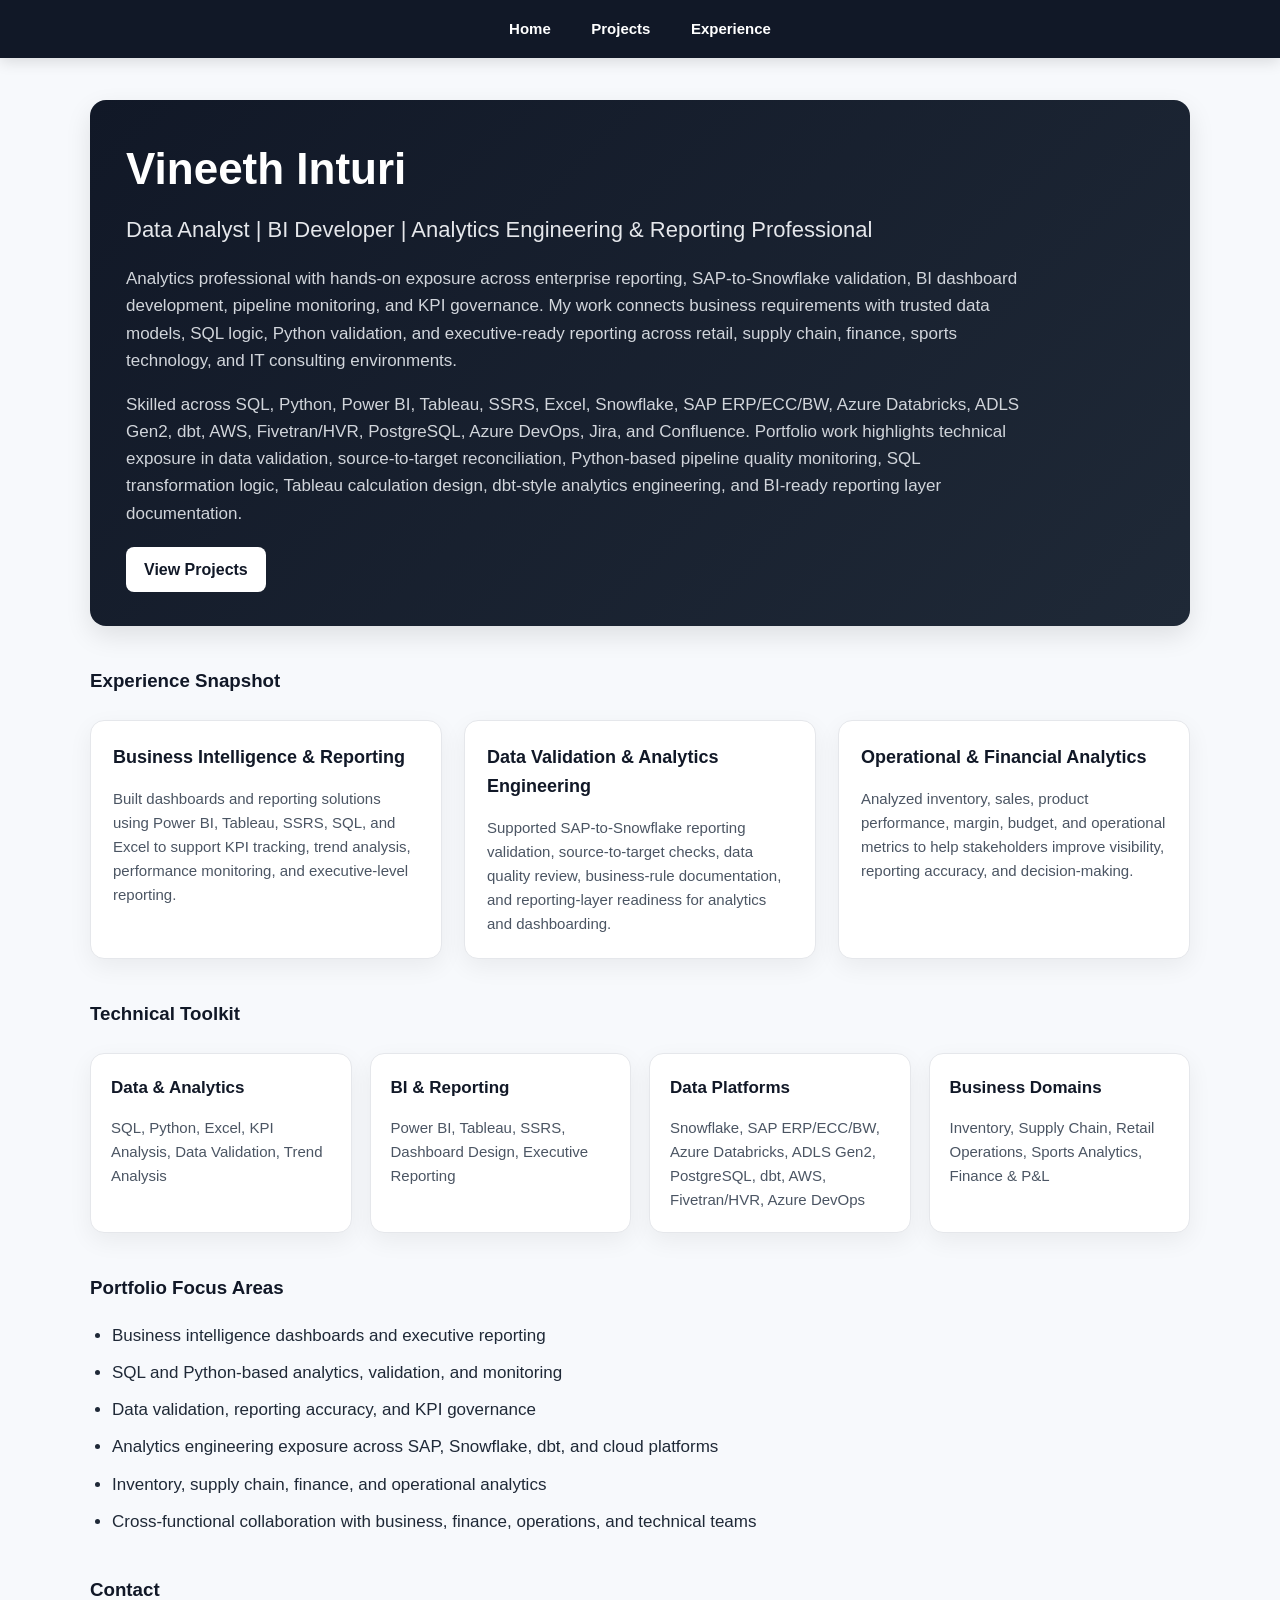
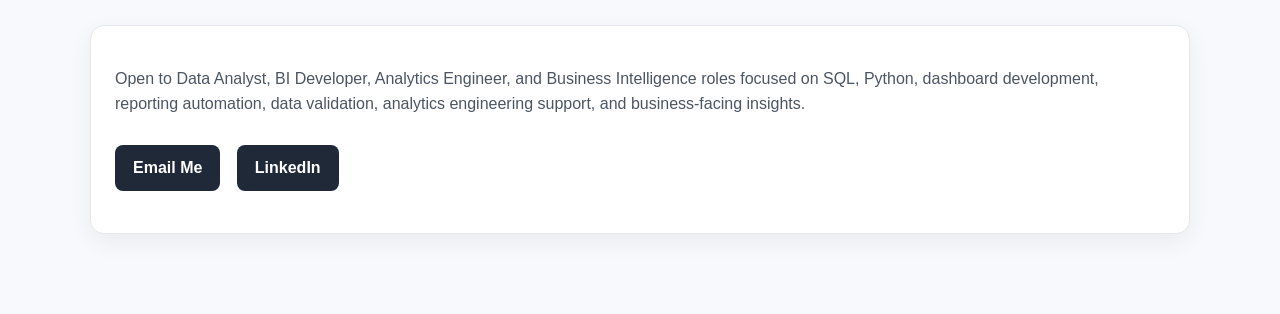
<file: index.html>
<!DOCTYPE html>
<html lang="en">
<head>
  <meta charset="UTF-8" />
  <meta name="viewport" content="width=device-width, initial-scale=1.0" />

  <title>Vineeth Inturi | Data Analyst Portfolio</title>

  <link rel="stylesheet" href="style.css">

  <!-- Google Analytics Tracking Code -->
  <script async src="https://www.googletagmanager.com/gtag/js?id=G-FMKCYR0DQS"></script>
  <script>
    window.dataLayer = window.dataLayer || [];
    function gtag(){dataLayer.push(arguments);}
    gtag('js', new Date());

    gtag('config', 'G-FMKCYR0DQS');
  </script>
</head>

<body>
  <nav>
    <a href="index.html">Home</a>
    <a href="projects.html">Projects</a>
    <a href="experience.html">Experience</a>
    </a>
  </nav>

  <main>
    <section class="hero">
      <h1>Vineeth Inturi</h1>

      <h2>Data Analyst | BI Developer | Analytics Engineering & Reporting Professional</h2>

      <p>
        Analytics professional with hands-on exposure across enterprise reporting, SAP-to-Snowflake
        validation, BI dashboard development, pipeline monitoring, and KPI governance. My work
        connects business requirements with trusted data models, SQL logic, Python validation,
        and executive-ready reporting across retail, supply chain, finance, sports technology,
        and IT consulting environments.
      </p>

      <p>
        Skilled across SQL, Python, Power BI, Tableau, SSRS, Excel, Snowflake, SAP ERP/ECC/BW,
        Azure Databricks, ADLS Gen2, dbt, AWS, Fivetran/HVR, PostgreSQL, Azure DevOps,
        Jira, and Confluence. Portfolio work highlights technical exposure in data
        validation, source-to-target reconciliation, Python-based pipeline quality monitoring,
        SQL transformation logic, Tableau calculation design, dbt-style analytics engineering,
        and BI-ready reporting layer documentation.
      </p>

      <div class="hero-buttons">
        <a href="projects.html"
           onclick="gtag('event', 'view_projects_click', {
             event_category: 'engagement',
             event_label: 'View Projects Button from Home Page'
           });">
           View Projects
        </a>
      </div>
    </section>

    <h3>Experience Snapshot</h3>

    <div class="experience-grid">
      <div class="experience-card">
        <h4>Business Intelligence & Reporting</h4>
        <p>
          Built dashboards and reporting solutions using Power BI, Tableau, SSRS,
          SQL, and Excel to support KPI tracking, trend analysis, performance
          monitoring, and executive-level reporting.
        </p>
      </div>

      <div class="experience-card">
        <h4>Data Validation & Analytics Engineering</h4>
        <p>
          Supported SAP-to-Snowflake reporting validation, source-to-target checks,
          data quality review, business-rule documentation, and reporting-layer
          readiness for analytics and dashboarding.
        </p>
      </div>

      <div class="experience-card">
        <h4>Operational & Financial Analytics</h4>
        <p>
          Analyzed inventory, sales, product performance, margin, budget, and
          operational metrics to help stakeholders improve visibility,
          reporting accuracy, and decision-making.
        </p>
      </div>
    </div>

    <h3>Technical Toolkit</h3>

    <div class="skills-grid">
      <div class="skill-card">
        <h4>Data & Analytics</h4>
        <p>SQL, Python, Excel, KPI Analysis, Data Validation, Trend Analysis</p>
      </div>

      <div class="skill-card">
        <h4>BI & Reporting</h4>
        <p>Power BI, Tableau, SSRS, Dashboard Design, Executive Reporting</p>
      </div>

      <div class="skill-card">
        <h4>Data Platforms</h4>
        <p>Snowflake, SAP ERP/ECC/BW, Azure Databricks, ADLS Gen2, PostgreSQL, dbt, AWS, Fivetran/HVR, Azure DevOps</p>
      </div>

      <div class="skill-card">
        <h4>Business Domains</h4>
        <p>Inventory, Supply Chain, Retail Operations, Sports Analytics, Finance &amp; P&amp;L</p>
      </div>
    </div>

    <h3 id="focus">Portfolio Focus Areas</h3>

    <ul>
      <li>Business intelligence dashboards and executive reporting</li>
      <li>SQL and Python-based analytics, validation, and monitoring</li>
      <li>Data validation, reporting accuracy, and KPI governance</li>
      <li>Analytics engineering exposure across SAP, Snowflake, dbt, and cloud platforms</li>
      <li>Inventory, supply chain, finance, and operational analytics</li>
      <li>Cross-functional collaboration with business, finance, operations, and technical teams</li>
    </ul>

    <h3>Contact</h3>

    <div class="contact-card">
      <p>
        Open to Data Analyst, BI Developer, Analytics Engineer, and Business Intelligence
        roles focused on SQL, Python, dashboard development, reporting automation,
        data validation, analytics engineering support, and business-facing insights.
      </p>

      <p>
        <a href="mailto:vineeinturi98@gmail.com"
           onclick="gtag('event', 'email_click', {
             event_category: 'contact',
             event_label: 'Email Me from Home Page'
           });">
           Email Me
        </a>

        <a href="https://www.linkedin.com/in/vineeth99"
           target="_blank"
           onclick="gtag('event', 'linkedin_click', {
             event_category: 'contact',
             event_label: 'LinkedIn from Home Page'
           });">
           LinkedIn
        </a>
      </p>
    </div>
  </main>
</body>
</html>
</file>
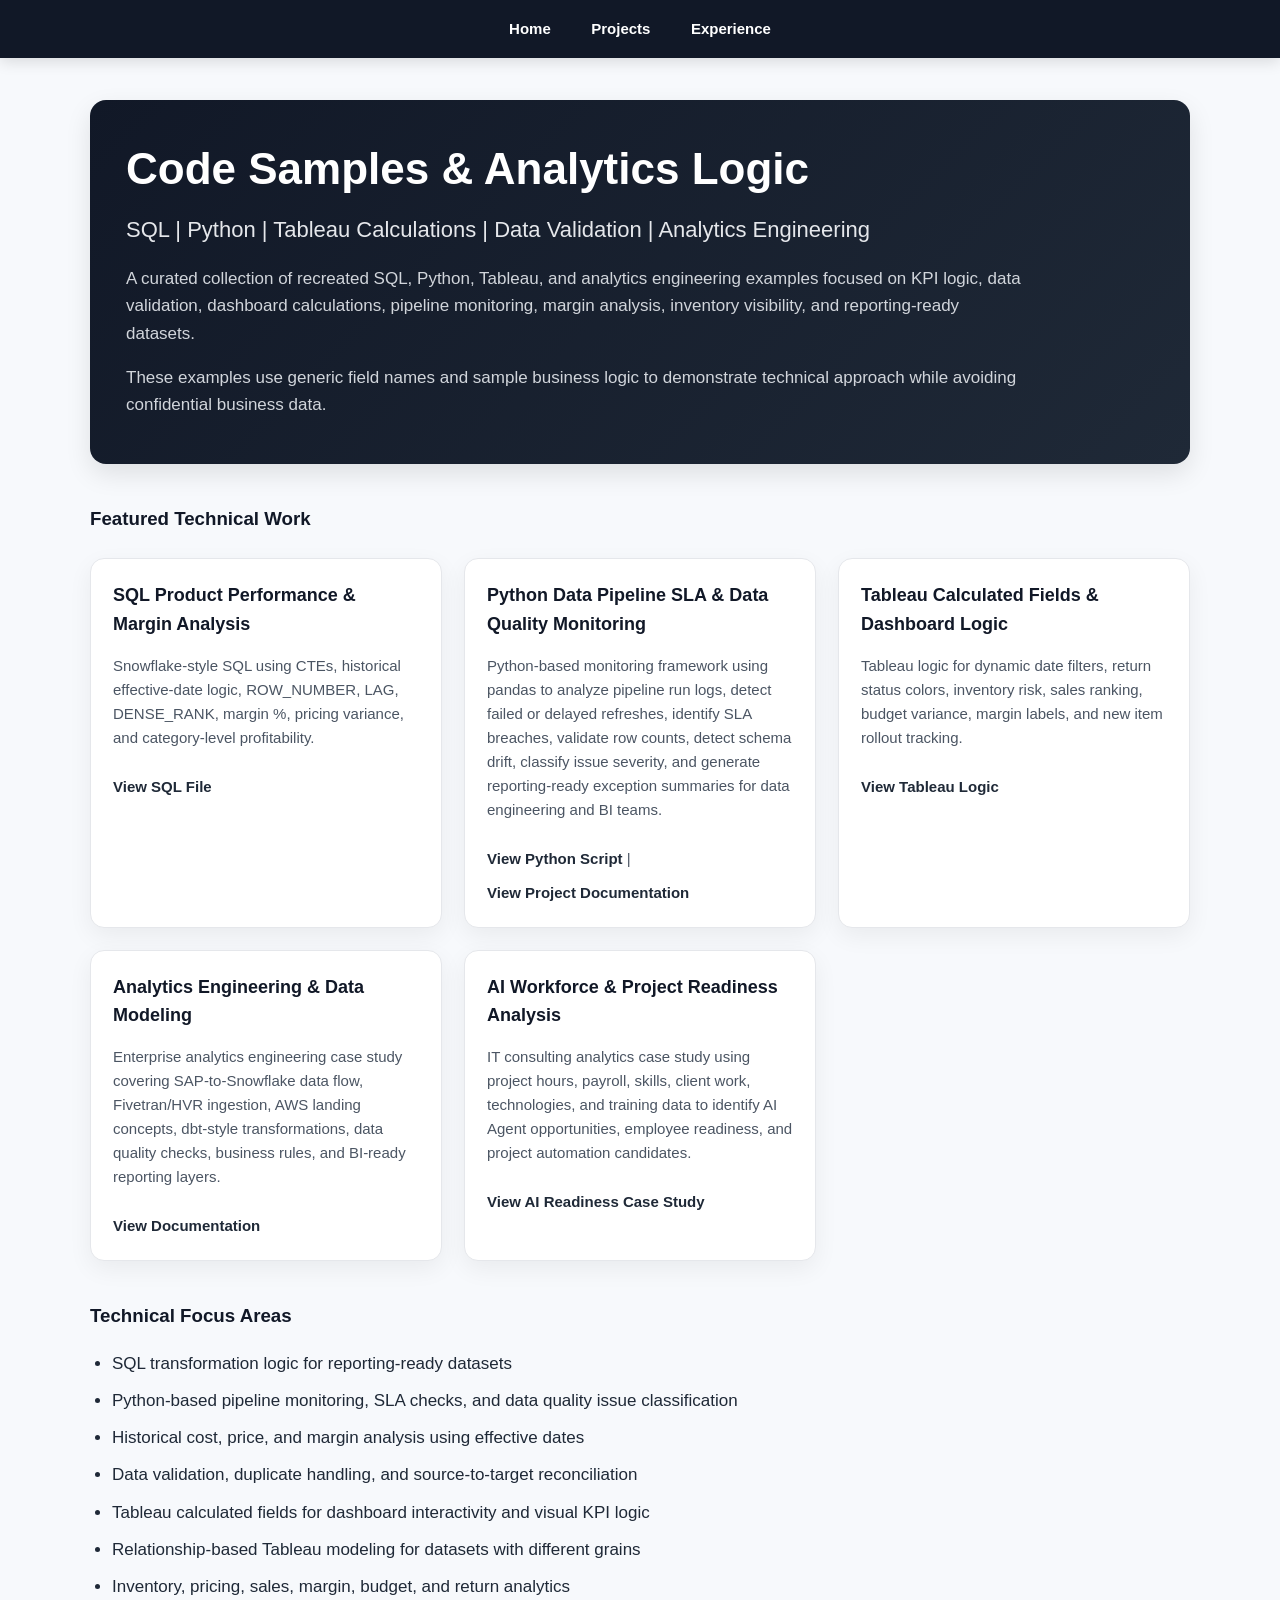
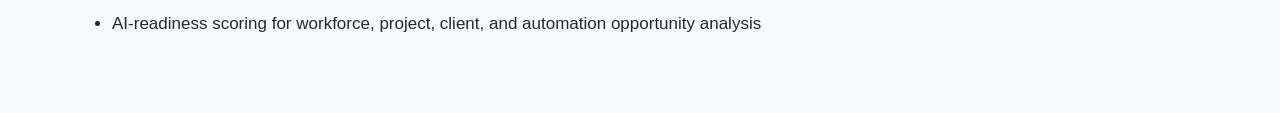
<file: code-samples.html>
<!DOCTYPE html>
<html lang="en">
<head>
  <meta charset="UTF-8" />
  <meta name="viewport" content="width=device-width, initial-scale=1.0" />

  <title>Code Samples | Vineeth Inturi</title>

  <link rel="stylesheet" href="style.css">
</head>

<body>
  <nav>
    <a href="index.html">Home</a>
    <a href="projects.html">Projects</a>
    <a href="experience.html">Experience</a>
     </nav>

  <main>
    <section class="hero">
      <h1>Code Samples & Analytics Logic</h1>

      <h2>SQL | Python | Tableau Calculations | Data Validation | Analytics Engineering</h2>

      <p>
        A curated collection of recreated SQL, Python, Tableau, and analytics engineering examples
        focused on KPI logic, data validation, dashboard calculations, pipeline monitoring,
        margin analysis, inventory visibility, and reporting-ready datasets.
      </p>

      <p>
        These examples use generic field names and sample business logic to demonstrate
        technical approach while avoiding confidential business data.
      </p>
    </section>

    <h3>Featured Technical Work</h3>

    <div class="experience-grid">
      <div class="experience-card">
        <h4>SQL Product Performance & Margin Analysis</h4>
        <p>
          Snowflake-style SQL using CTEs, historical effective-date logic, ROW_NUMBER,
          LAG, DENSE_RANK, margin %, pricing variance, and category-level profitability.
        </p>
        <p>
          <a href="https://github.com/InturiVineeth/vineethinturi.github.io/blob/main/SQL-Analytics/product_performance_margin_analysis.sql" target="_blank">
            View SQL File
          </a>
        </p>
      </div>

      <div class="experience-card">
        <h4>Python Data Pipeline SLA & Data Quality Monitoring</h4>
        <p>
          Python-based monitoring framework using pandas to analyze pipeline run logs,
          detect failed or delayed refreshes, identify SLA breaches, validate row counts,
          detect schema drift, classify issue severity, and generate reporting-ready
          exception summaries for data engineering and BI teams.
        </p>
        <p>
          <a href="https://github.com/InturiVineeth/vineethinturi.github.io/blob/main/Python-Analytics/pipeline_sla_quality_monitoring_framework.py" target="_blank">
            View Python Script
          </a>
          |
          <a href="https://github.com/InturiVineeth/vineethinturi.github.io/blob/main/Python-Analytics/pipeline_validation_data_quality_monitoring_framework.md" target="_blank">
            View Project Documentation
          </a>
        </p>
      </div>

      <div class="experience-card">
        <h4>Tableau Calculated Fields & Dashboard Logic</h4>
        <p>
          Tableau logic for dynamic date filters, return status colors, inventory risk,
          sales ranking, budget variance, margin labels, and new item rollout tracking.
        </p>
        <p>
          <a href="https://github.com/InturiVineeth/vineethinturi.github.io/blob/main/Analytics-Engineering/tableau_reporting_modeling_approach.md" target="_blank">
            View Tableau Logic
          </a>
        </p>
      </div>

      <div class="experience-card">
        <h4>Analytics Engineering & Data Modeling</h4>
        <p>
          Enterprise analytics engineering case study covering SAP-to-Snowflake data flow,
          Fivetran/HVR ingestion, AWS landing concepts, dbt-style transformations,
          data quality checks, business rules, and BI-ready reporting layers.
        </p>
        <p>
          <a href="https://github.com/InturiVineeth/vineethinturi.github.io/blob/main/Analytics-Engineering/enterprise_sap_snowflake_analytics_engineering_framework.md" target="_blank">
            View Documentation
          </a>
        </p>
      </div>

      <div class="experience-card">
        <h4>AI Workforce & Project Readiness Analysis</h4>
        <p>
          IT consulting analytics case study using project hours, payroll, skills,
          client work, technologies, and training data to identify AI Agent opportunities,
          employee readiness, and project automation candidates.
        </p>
        <p>
          <a href="https://github.com/InturiVineeth/vineethinturi.github.io/blob/main/Analytics-Engineering/ai_workforce_project_readiness_analysis.md" target="_blank">
            View AI Readiness Case Study
          </a>
        </p>
      </div>
    </div>

    <h3>Technical Focus Areas</h3>

    <ul>
      <li>SQL transformation logic for reporting-ready datasets</li>
      <li>Python-based pipeline monitoring, SLA checks, and data quality issue classification</li>
      <li>Historical cost, price, and margin analysis using effective dates</li>
      <li>Data validation, duplicate handling, and source-to-target reconciliation</li>
      <li>Tableau calculated fields for dashboard interactivity and visual KPI logic</li>
      <li>Relationship-based Tableau modeling for datasets with different grains</li>
      <li>Inventory, pricing, sales, margin, budget, and return analytics</li>
      <li>AI-readiness scoring for workforce, project, client, and automation opportunity analysis</li>
    </ul>
  </main>
</body>
</html>
</file>
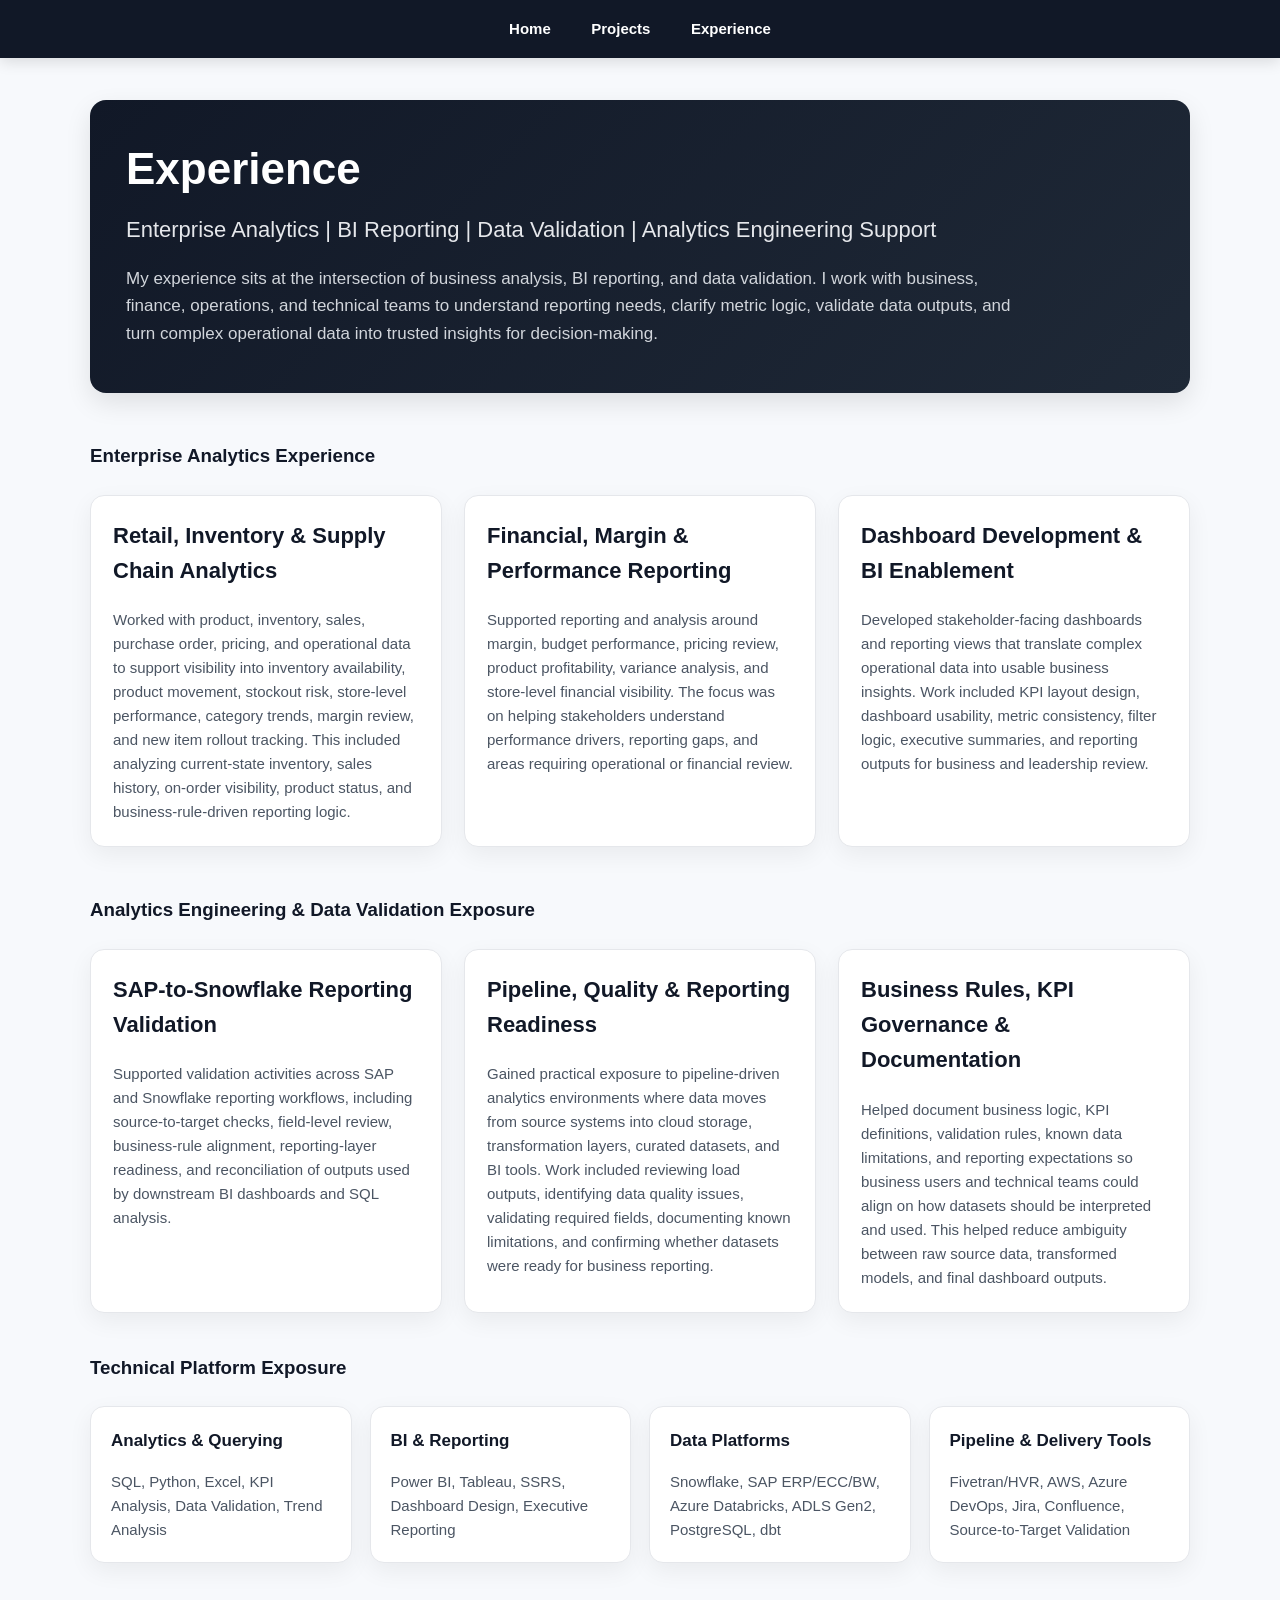
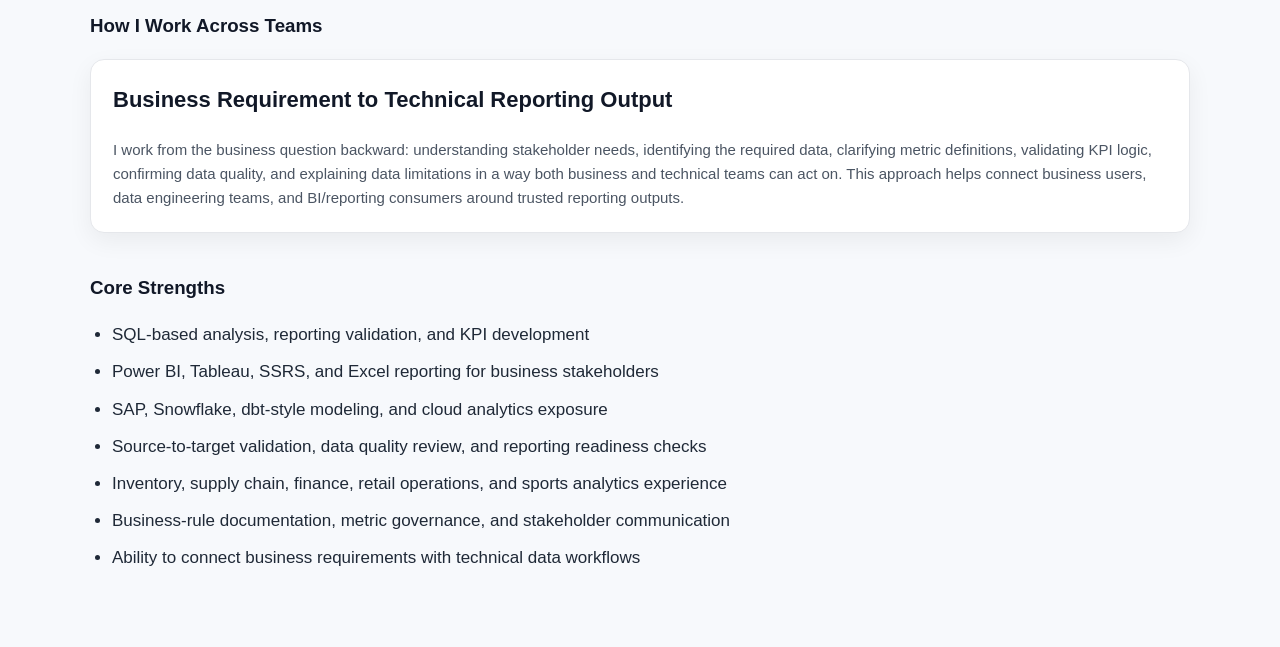
<file: experience.html>
<!DOCTYPE html>
<html lang="en">
<head>
  <meta charset="UTF-8" />
  <meta name="viewport" content="width=device-width, initial-scale=1.0" />

  <title>Experience | Vineeth Inturi</title>

  <link rel="stylesheet" href="style.css">

  <!-- Google Analytics Tracking Code -->
  <script async src="https://www.googletagmanager.com/gtag/js?id=G-FMKCYR0DQS"></script>
  <script>
    window.dataLayer = window.dataLayer || [];
    function gtag(){dataLayer.push(arguments);}
    gtag('js', new Date());

    gtag('config', 'G-FMKCYR0DQS');
  </script>
</head>

<body>
  <nav>
    <a href="index.html">Home</a>
    <a href="projects.html">Projects</a>
    <a href="experience.html">Experience</a>
  </nav>

  <main>
    <section class="hero">
      <h1>Experience</h1>

      <h2>Enterprise Analytics | BI Reporting | Data Validation | Analytics Engineering Support</h2>

      <p>
        My experience sits at the intersection of business analysis, BI reporting, and data validation.
        I work with business, finance, operations, and technical teams to understand reporting needs,
        clarify metric logic, validate data outputs, and turn complex operational data into trusted
        insights for decision-making.
      </p>
    </section>

    <section class="project-section">
      <h3>Enterprise Analytics Experience</h3>

      <div class="experience-grid">
        <div class="experience-card">
          <h4>Retail, Inventory & Supply Chain Analytics</h4>
          <p>
            Worked with product, inventory, sales, purchase order, pricing, and operational data
            to support visibility into inventory availability, product movement, stockout risk,
            store-level performance, category trends, margin review, and new item rollout tracking.
            This included analyzing current-state inventory, sales history, on-order visibility,
            product status, and business-rule-driven reporting logic.
          </p>
        </div>

        <div class="experience-card">
          <h4>Financial, Margin & Performance Reporting</h4>
          <p>
            Supported reporting and analysis around margin, budget performance, pricing review,
            product profitability, variance analysis, and store-level financial visibility.
            The focus was on helping stakeholders understand performance drivers, reporting gaps,
            and areas requiring operational or financial review.
          </p>
        </div>

        <div class="experience-card">
          <h4>Dashboard Development & BI Enablement</h4>
          <p>
            Developed stakeholder-facing dashboards and reporting views that translate complex
            operational data into usable business insights. Work included KPI layout design,
            dashboard usability, metric consistency, filter logic, executive summaries,
            and reporting outputs for business and leadership review.
          </p>
        </div>
      </div>
    </section>

    <section class="project-section">
      <h3>Analytics Engineering & Data Validation Exposure</h3>

      <div class="experience-grid">
        <div class="experience-card">
          <h4>SAP-to-Snowflake Reporting Validation</h4>
          <p>
            Supported validation activities across SAP and Snowflake reporting workflows,
            including source-to-target checks, field-level review, business-rule alignment,
            reporting-layer readiness, and reconciliation of outputs used by downstream
            BI dashboards and SQL analysis.
          </p>
        </div>

        <div class="experience-card">
          <h4>Pipeline, Quality & Reporting Readiness</h4>
          <p>
            Gained practical exposure to pipeline-driven analytics environments where data moves
            from source systems into cloud storage, transformation layers, curated datasets,
            and BI tools. Work included reviewing load outputs, identifying data quality issues,
            validating required fields, documenting known limitations, and confirming whether
            datasets were ready for business reporting.
          </p>
        </div>

        <div class="experience-card">
          <h4>Business Rules, KPI Governance & Documentation</h4>
          <p>
            Helped document business logic, KPI definitions, validation rules, known data limitations,
            and reporting expectations so business users and technical teams could align on how
            datasets should be interpreted and used. This helped reduce ambiguity between raw source
            data, transformed models, and final dashboard outputs.
          </p>
        </div>
      </div>
    </section>

    <h3>Technical Platform Exposure</h3>

    <div class="skills-grid">
      <div class="skill-card">
        <h4>Analytics & Querying</h4>
        <p>SQL, Python, Excel, KPI Analysis, Data Validation, Trend Analysis</p>
      </div>

      <div class="skill-card">
        <h4>BI & Reporting</h4>
        <p>Power BI, Tableau, SSRS, Dashboard Design, Executive Reporting</p>
      </div>

      <div class="skill-card">
        <h4>Data Platforms</h4>
        <p>Snowflake, SAP ERP/ECC/BW, Azure Databricks, ADLS Gen2, PostgreSQL, dbt</p>
      </div>

      <div class="skill-card">
        <h4>Pipeline & Delivery Tools</h4>
        <p>Fivetran/HVR, AWS, Azure DevOps, Jira, Confluence, Source-to-Target Validation</p>
      </div>
    </div>

    <section class="project-section">
      <h3>How I Work Across Teams</h3>

      <div class="experience-card">
        <h4>Business Requirement to Technical Reporting Output</h4>
        <p>
          I work from the business question backward: understanding stakeholder needs,
          identifying the required data, clarifying metric definitions, validating KPI logic,
          confirming data quality, and explaining data limitations in a way both business
          and technical teams can act on. This approach helps connect business users,
          data engineering teams, and BI/reporting consumers around trusted reporting outputs.
        </p>
      </div>
    </section>

    <h3>Core Strengths</h3>

    <ul>
      <li>SQL-based analysis, reporting validation, and KPI development</li>
      <li>Power BI, Tableau, SSRS, and Excel reporting for business stakeholders</li>
      <li>SAP, Snowflake, dbt-style modeling, and cloud analytics exposure</li>
      <li>Source-to-target validation, data quality review, and reporting readiness checks</li>
      <li>Inventory, supply chain, finance, retail operations, and sports analytics experience</li>
      <li>Business-rule documentation, metric governance, and stakeholder communication</li>
      <li>Ability to connect business requirements with technical data workflows</li>
    </ul>
  </main>
</body>
</html>
</file>
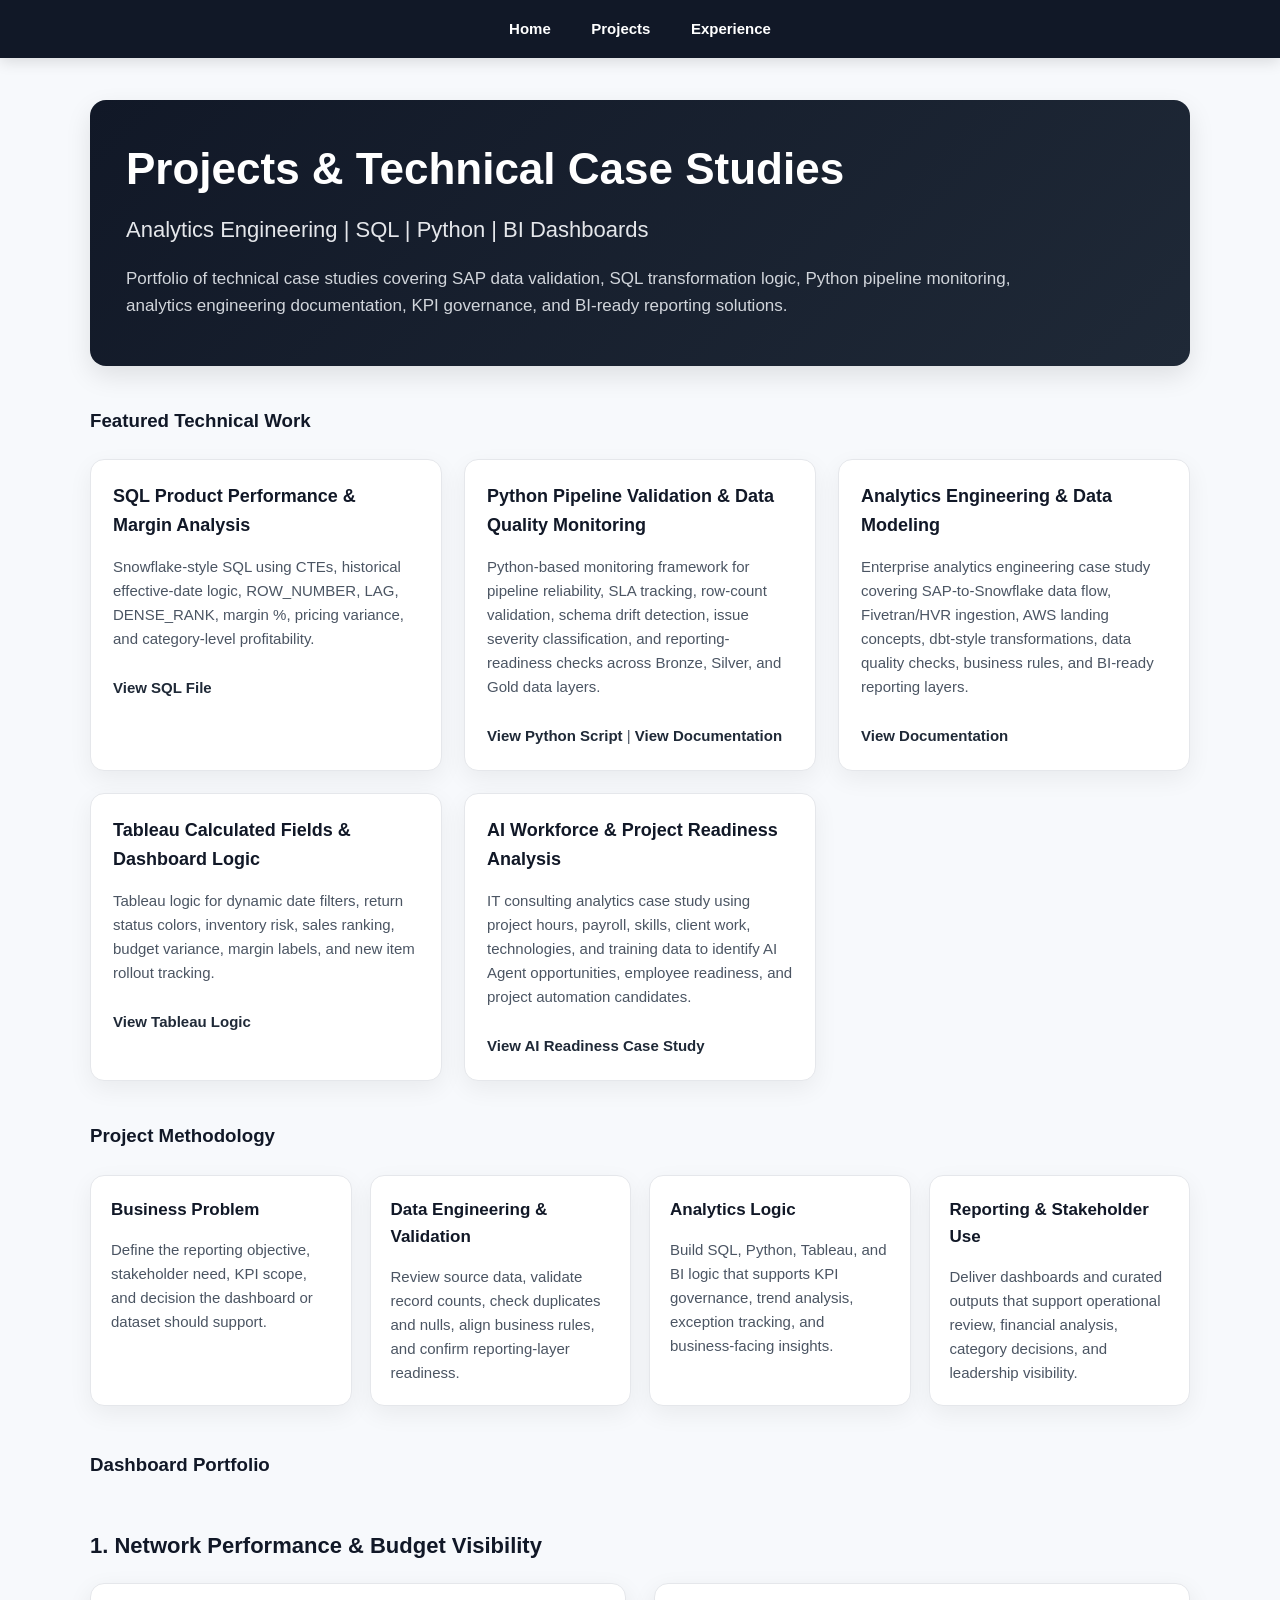
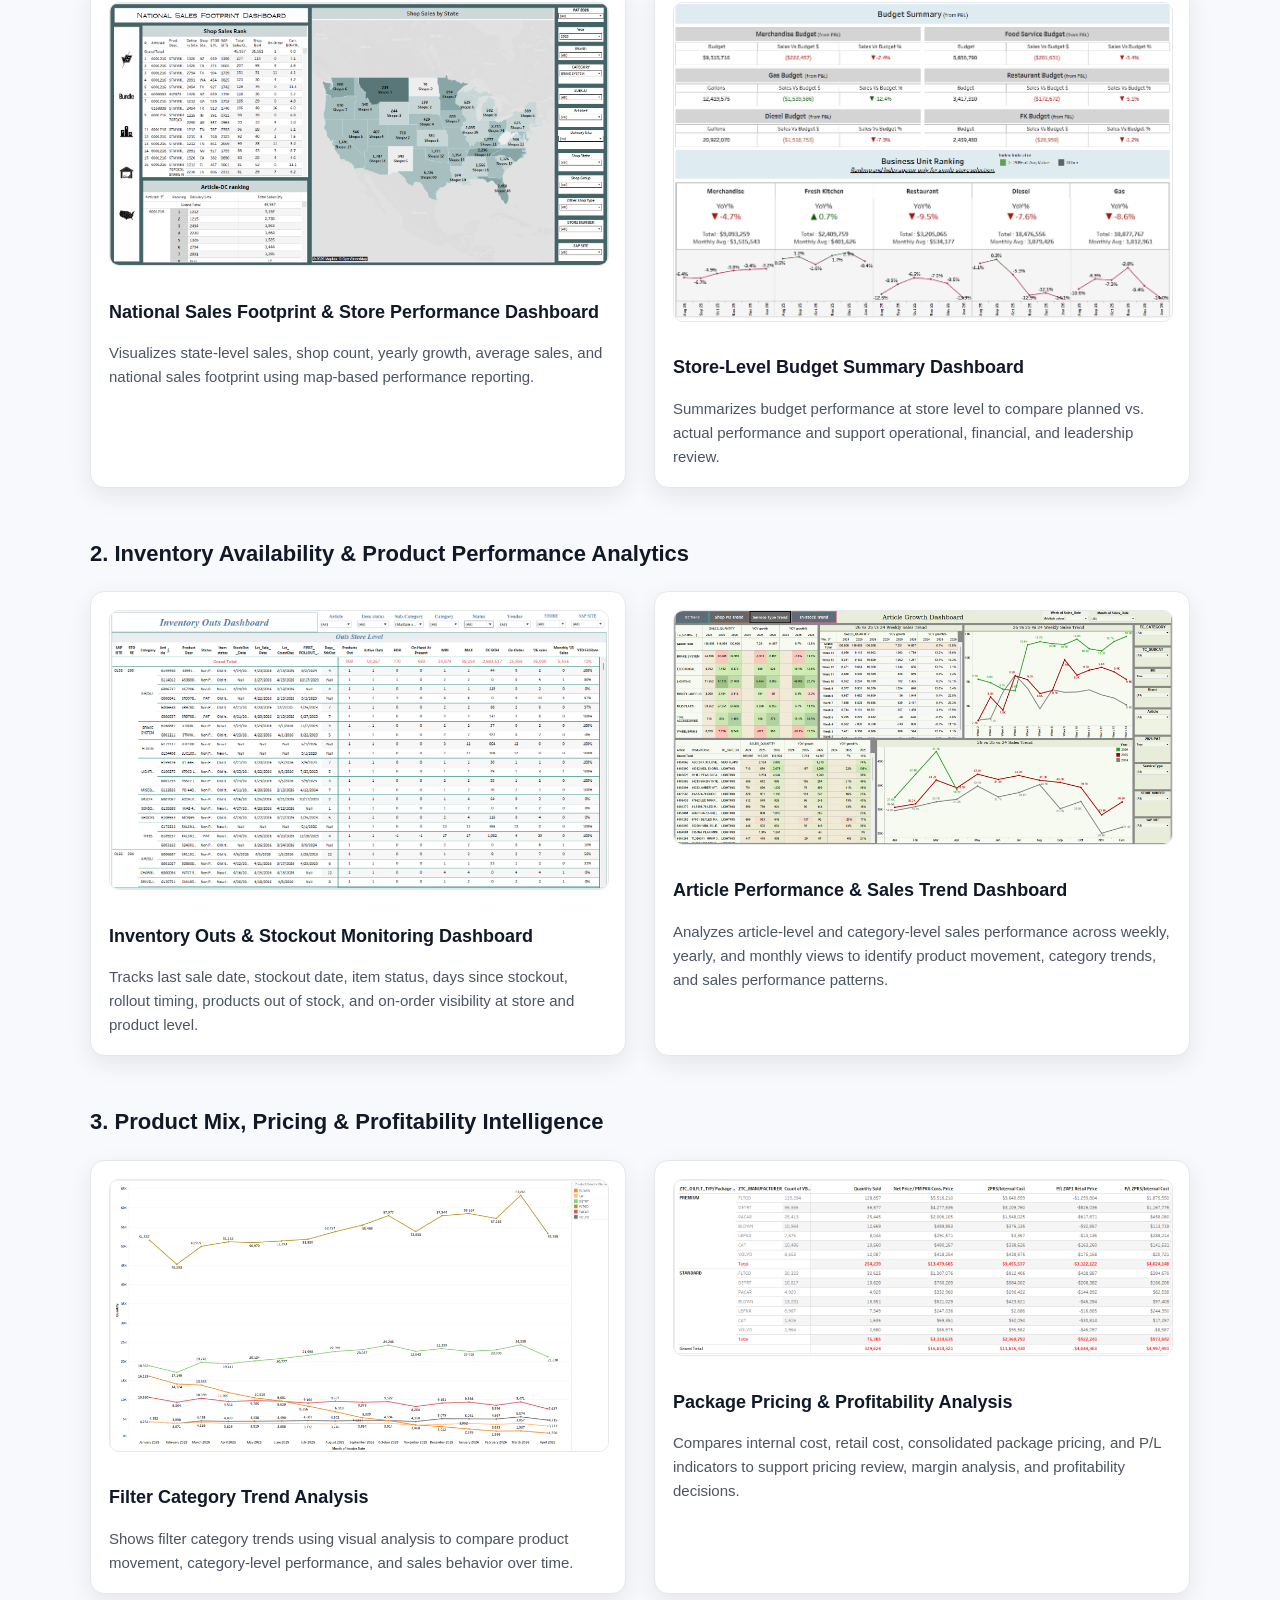
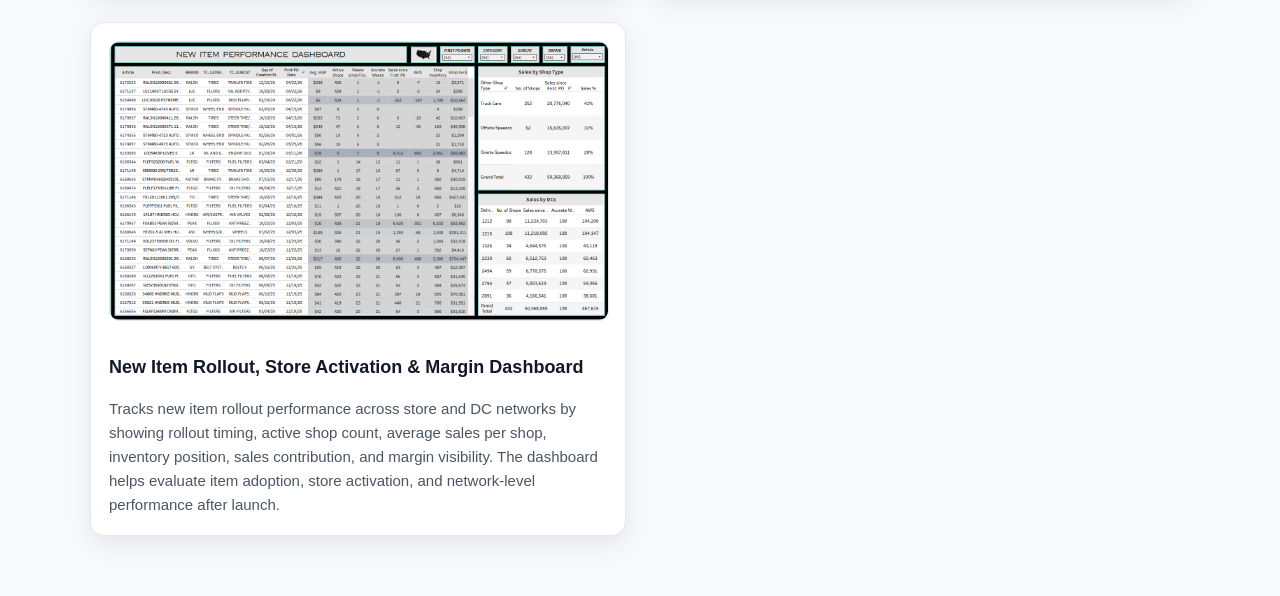
<file: projects.html>
<!DOCTYPE html>
<html lang="en">
<head>
  <meta charset="UTF-8" />
  <meta name="viewport" content="width=device-width, initial-scale=1.0" />

  <title>Projects | Vineeth Inturi</title>

  <link rel="stylesheet" href="style.css">

  <!-- Google Analytics Tracking Code -->
  <script async src="https://www.googletagmanager.com/gtag/js?id=G-FMKCYR0DQS"></script>
  <script>
    window.dataLayer = window.dataLayer || [];
    function gtag(){dataLayer.push(arguments);}
    gtag('js', new Date());

    gtag('config', 'G-FMKCYR0DQS');
  </script>
</head>

<body>
  <nav>
    <a href="index.html">Home</a>
    <a href="projects.html">Projects</a>
    <a href="experience.html">Experience</a>
     </nav>

  <main>
    <section class="hero">
      <h1>Projects & Technical Case Studies</h1>

      <h2>Analytics Engineering | SQL | Python | BI Dashboards</h2>

      <p>
        Portfolio of technical case studies covering SAP data validation, SQL transformation
        logic, Python pipeline monitoring, analytics engineering documentation, KPI governance,
        and BI-ready reporting solutions.
      </p>
    </section>

    <h3>Featured Technical Work</h3>

    <div class="experience-grid">
      <div class="experience-card">
        <h4>SQL Product Performance & Margin Analysis</h4>
        <p>
          Snowflake-style SQL using CTEs, historical effective-date logic, ROW_NUMBER,
          LAG, DENSE_RANK, margin %, pricing variance, and category-level profitability.
        </p>
        <p>
          <a href="https://github.com/InturiVineeth/vineethinturi.github.io/blob/main/SQL-Analytics/product_performance_margin_analysis.sql"
             target="_blank"
             onclick="gtag('event', 'project_sql_file_click', {
               event_category: 'project_engagement',
               event_label: 'SQL Product Performance Margin Analysis'
             });">
             View SQL File
          </a>
        </p>
      </div>

      <div class="experience-card">
        <h4>Python Pipeline Validation & Data Quality Monitoring</h4>
        <p>
          Python-based monitoring framework for pipeline reliability, SLA tracking,
          row-count validation, schema drift detection, issue severity classification,
          and reporting-readiness checks across Bronze, Silver, and Gold data layers.
        </p>
        <p>
          <a href="https://github.com/InturiVineeth/vineethinturi.github.io/blob/main/Python-Analytics/pipeline_sla_quality_monitoring_framework.py"
             target="_blank"
             onclick="gtag('event', 'project_python_script_click', {
               event_category: 'project_engagement',
               event_label: 'Python Pipeline SLA Quality Monitoring Framework'
             });">
             View Python Script
          </a>
          |
          <a href="https://github.com/InturiVineeth/vineethinturi.github.io/blob/main/Python-Analytics/pipeline_validation_data_quality_monitoring_framework.md"
             target="_blank"
             onclick="gtag('event', 'project_python_documentation_click', {
               event_category: 'project_engagement',
               event_label: 'Python Pipeline Validation Documentation'
             });">
             View Documentation
          </a>
        </p>
      </div>

      <div class="experience-card">
        <h4>Analytics Engineering & Data Modeling</h4>
        <p>
          Enterprise analytics engineering case study covering SAP-to-Snowflake data flow,
          Fivetran/HVR ingestion, AWS landing concepts, dbt-style transformations,
          data quality checks, business rules, and BI-ready reporting layers.
        </p>
        <p>
          <a href="https://github.com/InturiVineeth/vineethinturi.github.io/blob/main/Analytics-Engineering/enterprise_sap_snowflake_analytics_engineering_framework.md"
             target="_blank"
             onclick="gtag('event', 'project_analytics_engineering_click', {
               event_category: 'project_engagement',
               event_label: 'Enterprise SAP Snowflake Analytics Engineering Framework'
             });">
             View Documentation
          </a>
        </p>
      </div>

      <div class="experience-card">
        <h4>Tableau Calculated Fields & Dashboard Logic</h4>
        <p>
          Tableau logic for dynamic date filters, return status colors, inventory risk,
          sales ranking, budget variance, margin labels, and new item rollout tracking.
        </p>
        <p>
          <a href="https://github.com/InturiVineeth/vineethinturi.github.io/blob/main/Analytics-Engineering/tableau_reporting_modeling_approach.md"
             target="_blank"
             onclick="gtag('event', 'project_tableau_logic_click', {
               event_category: 'project_engagement',
               event_label: 'Tableau Reporting Modeling Approach'
             });">
             View Tableau Logic
          </a>
        </p>
      </div>

      <div class="experience-card">
        <h4>AI Workforce & Project Readiness Analysis</h4>
        <p>
          IT consulting analytics case study using project hours, payroll, skills,
          client work, technologies, and training data to identify AI Agent opportunities,
          employee readiness, and project automation candidates.
        </p>
        <p>
          <a href="https://github.com/InturiVineeth/vineethinturi.github.io/blob/main/Analytics-Engineering/ai_workforce_project_readiness_analysis.md"
             target="_blank"
             onclick="gtag('event', 'project_ai_readiness_click', {
               event_category: 'project_engagement',
               event_label: 'AI Workforce Project Readiness Analysis'
             });">
             View AI Readiness Case Study
          </a>
        </p>
      </div>
    </div>

    <h3>Project Methodology</h3>

    <div class="methodology-grid">
      <div class="methodology-card">
        <h4>Business Problem</h4>
        <p>
          Define the reporting objective, stakeholder need, KPI scope, and decision
          the dashboard or dataset should support.
        </p>
      </div>

      <div class="methodology-card">
        <h4>Data Engineering & Validation</h4>
        <p>
          Review source data, validate record counts, check duplicates and nulls,
          align business rules, and confirm reporting-layer readiness.
        </p>
      </div>

      <div class="methodology-card">
        <h4>Analytics Logic</h4>
        <p>
          Build SQL, Python, Tableau, and BI logic that supports KPI governance,
          trend analysis, exception tracking, and business-facing insights.
        </p>
      </div>

      <div class="methodology-card">
        <h4>Reporting & Stakeholder Use</h4>
        <p>
          Deliver dashboards and curated outputs that support operational review,
          financial analysis, category decisions, and leadership visibility.
        </p>
      </div>
    </div>

    <h3>Dashboard Portfolio</h3>

    <section class="project-section">
      <h4>1. Network Performance & Budget Visibility</h4>

      <div class="dashboard-grid">
        <div class="dashboard-card">
          <img src="Dashboard-Gallery/national-sales-footprint-dashboard.png" alt="National Sales Footprint Dashboard">
          <h5>National Sales Footprint & Store Performance Dashboard</h5>
          <p>
            Visualizes state-level sales, shop count, yearly growth, average sales,
            and national sales footprint using map-based performance reporting.
          </p>
        </div>

        <div class="dashboard-card">
          <img src="Dashboard-Gallery/store-level-budget-summary-dashboard.png" alt="Store Level Budget Summary Dashboard">
          <h5>Store-Level Budget Summary Dashboard</h5>
          <p>
            Summarizes budget performance at store level to compare planned vs. actual
            performance and support operational, financial, and leadership review.
          </p>
        </div>
      </div>
    </section>

    <section class="project-section">
      <h4>2. Inventory Availability & Product Performance Analytics</h4>

      <div class="dashboard-grid">
        <div class="dashboard-card">
          <img src="Dashboard-Gallery/inventory-outs-dashboard.png" alt="Inventory Outs Dashboard">
          <h5>Inventory Outs & Stockout Monitoring Dashboard</h5>
          <p>
            Tracks last sale date, stockout date, item status, days since stockout,
            rollout timing, products out of stock, and on-order visibility at store
            and product level.
          </p>
        </div>

        <div class="dashboard-card">
          <img src="Dashboard-Gallery/article-performance-dashboard.png" alt="Article Performance Dashboard">
          <h5>Article Performance & Sales Trend Dashboard</h5>
          <p>
            Analyzes article-level and category-level sales performance across weekly,
            yearly, and monthly views to identify product movement, category trends,
            and sales performance patterns.
          </p>
        </div>
      </div>
    </section>

    <section class="project-section">
      <h4>3. Product Mix, Pricing & Profitability Intelligence</h4>

      <div class="dashboard-grid">
        <div class="dashboard-card">
          <img src="Dashboard-Gallery/filter-category-trend-analysis.png" alt="Filter Category Trend Analysis">
          <h5>Filter Category Trend Analysis</h5>
          <p>
            Shows filter category trends using visual analysis to compare product movement,
            category-level performance, and sales behavior over time.
          </p>
        </div>

        <div class="dashboard-card">
          <img src="Dashboard-Gallery/package-pricing-profitability-analysis.png" alt="Package Pricing Profitability Analysis">
          <h5>Package Pricing & Profitability Analysis</h5>
          <p>
            Compares internal cost, retail cost, consolidated package pricing, and P/L
            indicators to support pricing review, margin analysis, and profitability decisions.
          </p>
        </div>

        <div class="dashboard-card">
          <img src="Dashboard-Gallery/new-item-rollout-dashboard.png" alt="New Item Rollout Dashboard">
          <h5>New Item Rollout, Store Activation & Margin Dashboard</h5>
          <p>
            Tracks new item rollout performance across store and DC networks by showing
            rollout timing, active shop count, average sales per shop, inventory position,
            sales contribution, and margin visibility. The dashboard helps evaluate item
            adoption, store activation, and network-level performance after launch.
          </p>
        </div>
      </div>
    </section>
  </main>
</body>
</html>
</file>
<file: style.css>
body {
  margin: 0;
  font-family: Arial, Helvetica, sans-serif;
  background-color: #f7f9fc;
  color: #1f2937;
  line-height: 1.6;
}

/* Sticky Navigation */
nav {
  background-color: #111827;
  padding: 16px 24px;
  text-align: center;
  position: sticky;
  top: 0;
  z-index: 1000;
  box-shadow: 0 4px 14px rgba(0, 0, 0, 0.12);
}

nav a {
  color: white;
  text-decoration: none;
  margin: 0 18px;
  font-weight: 600;
  font-size: 15px;
}

nav a:hover {
  color: #d1d5db;
}

/* Main Layout */
main {
  max-width: 1100px;
  margin: 0 auto;
  padding: 42px 24px 60px;
}

/* Hero Section */
.hero {
  background: linear-gradient(135deg, #111827, #1f2937);
  color: white;
  padding: 34px 36px;
  border-radius: 16px;
  margin-bottom: 40px;
  box-shadow: 0 10px 26px rgba(0, 0, 0, 0.10);
}

.hero h1 {
  color: white;
  font-size: 44px;
  margin-top: 0;
  margin-bottom: 8px;
}

.hero h2 {
  color: #e5e7eb;
  font-size: 22px;
  font-weight: 500;
  margin-top: 0;
  margin-bottom: 18px;
}

.hero p {
  color: #d1d5db;
  font-size: 17px;
  max-width: 900px;
  margin-bottom: 12px;
}

.hero-buttons {
  margin-top: 20px;
}

.hero-buttons a {
  display: inline-block;
  margin-right: 12px;
  padding: 10px 18px;
  background-color: white;
  color: #111827;
  text-decoration: none;
  border-radius: 8px;
  font-weight: 700;
}

.hero-buttons a:hover {
  background-color: #e5e7eb;
}

/* General Text */
h1 {
  font-size: 48px;
  margin-bottom: 8px;
  color: #111827;
}

h2 {
  font-size: 24px;
  font-weight: 500;
  color: #374151;
  margin-bottom: 28px;
}

h3 {
  margin-top: 40px;
  color: #111827;
}

h4 {
  color: #111827;
}

p {
  font-size: 18px;
  margin-bottom: 18px;
}

ul {
  padding-left: 22px;
}

li {
  margin-bottom: 10px;
  font-size: 17px;
}

/* Homepage Action Buttons */
main > p a {
  display: inline-block;
  margin-top: 20px;
  margin-right: 12px;
  padding: 12px 20px;
  background-color: #1f2937;
  color: white;
  text-decoration: none;
  border-radius: 8px;
  font-weight: 600;
}

main > p a:hover {
  background-color: #374151;
}

/* Experience / Technical Work Cards */
.experience-grid {
  display: grid;
  grid-template-columns: repeat(3, 1fr);
  gap: 22px;
  margin-top: 24px;
  margin-bottom: 40px;
}

.experience-card {
  background: white;
  border: 1px solid #e5e7eb;
  border-radius: 14px;
  padding: 22px;
  box-shadow: 0 8px 24px rgba(0, 0, 0, 0.06);
}

.experience-card h4 {
  font-size: 18px;
  color: #111827;
  margin-top: 0;
  margin-bottom: 12px;
}

.experience-card p {
  font-size: 15px;
  color: #4b5563;
  margin-bottom: 0;
}

.experience-card a {
  display: inline-block;
  margin-top: 10px;
  color: #1f2937;
  font-weight: 700;
  text-decoration: none;
}

.experience-card a:hover {
  text-decoration: underline;
}

/* Technical Toolkit */
.skills-grid {
  display: grid;
  grid-template-columns: repeat(4, 1fr);
  gap: 18px;
  margin-top: 24px;
  margin-bottom: 40px;
}

.skill-card {
  background: white;
  border: 1px solid #e5e7eb;
  border-radius: 14px;
  padding: 20px;
  box-shadow: 0 8px 24px rgba(0, 0, 0, 0.06);
}

.skill-card h4 {
  font-size: 17px;
  color: #111827;
  margin-top: 0;
  margin-bottom: 10px;
}

.skill-card p {
  font-size: 15px;
  color: #4b5563;
  margin-bottom: 0;
}

/* Project Methodology */
.methodology-grid {
  display: grid;
  grid-template-columns: repeat(4, 1fr);
  gap: 18px;
  margin-top: 24px;
  margin-bottom: 44px;
}

.methodology-card {
  background: white;
  border: 1px solid #e5e7eb;
  border-radius: 14px;
  padding: 20px;
  box-shadow: 0 8px 24px rgba(0, 0, 0, 0.06);
}

.methodology-card h4 {
  font-size: 17px;
  color: #111827;
  margin-top: 0;
  margin-bottom: 10px;
}

.methodology-card p {
  font-size: 15px;
  color: #4b5563;
  margin-bottom: 0;
}

/* Dashboard Project Cards */
.project-section {
  margin-top: 48px;
}

.project-section h4 {
  font-size: 22px;
  color: #111827;
  margin-bottom: 20px;
}

.dashboard-grid {
  display: grid;
  grid-template-columns: repeat(2, 1fr);
  gap: 28px;
  margin-top: 20px;
}

.dashboard-card {
  background: white;
  border-radius: 14px;
  padding: 18px;
  box-shadow: 0 8px 24px rgba(0, 0, 0, 0.08);
  border: 1px solid #e5e7eb;
}

.dashboard-card img {
  width: 100%;
  border-radius: 10px;
  border: 1px solid #e5e7eb;
  margin-bottom: 16px;
}

.dashboard-card h5 {
  font-size: 18px;
  color: #111827;
  margin: 8px 0 10px;
}

.dashboard-card p {
  font-size: 15px;
  color: #4b5563;
  margin-bottom: 0;
}

/* Contact Section */
.contact-card {
  background: white;
  border: 1px solid #e5e7eb;
  border-radius: 14px;
  padding: 24px;
  margin-top: 20px;
  margin-bottom: 20px;
  box-shadow: 0 8px 24px rgba(0, 0, 0, 0.06);
}

.contact-card p {
  font-size: 16px;
  color: #4b5563;
}

.contact-card a {
  display: inline-block;
  margin-right: 12px;
  margin-top: 10px;
  padding: 10px 18px;
  background-color: #1f2937;
  color: white;
  text-decoration: none;
  border-radius: 8px;
  font-weight: 600;
}

.contact-card a:hover {
  background-color: #374151;
}

/* Mobile Responsiveness */
@media (max-width: 900px) {
  .experience-grid,
  .skills-grid,
  .methodology-grid {
    grid-template-columns: 1fr;
  }
}

@media (max-width: 768px) {
  main {
    padding: 32px 18px 48px;
  }

  nav a {
    display: inline-block;
    margin: 6px 10px;
  }

  .hero {
    padding: 28px 22px;
  }

  .hero h1 {
    font-size: 34px;
  }

  .hero h2 {
    font-size: 20px;
  }

  .dashboard-grid {
    grid-template-columns: 1fr;
  }

  h1 {
    font-size: 36px;
  }

  h2 {
    font-size: 21px;
  }
}
</file>
